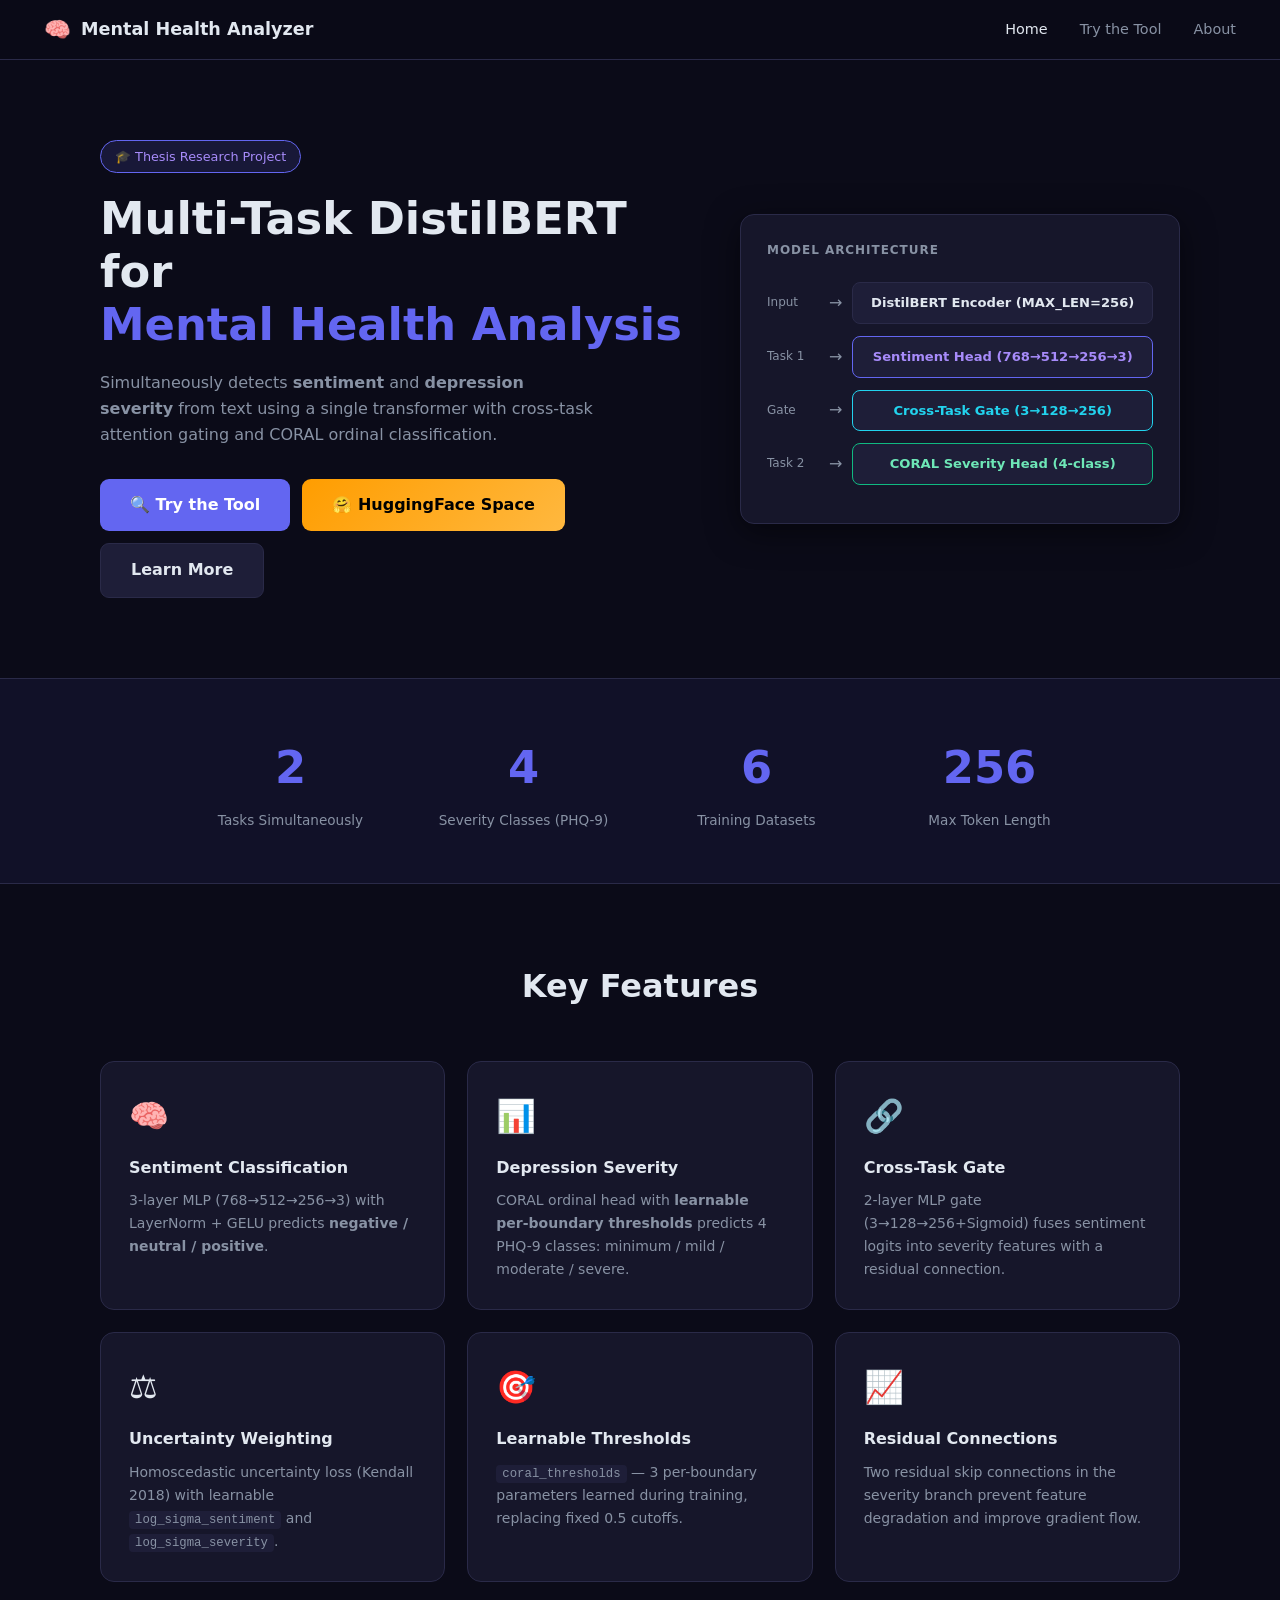
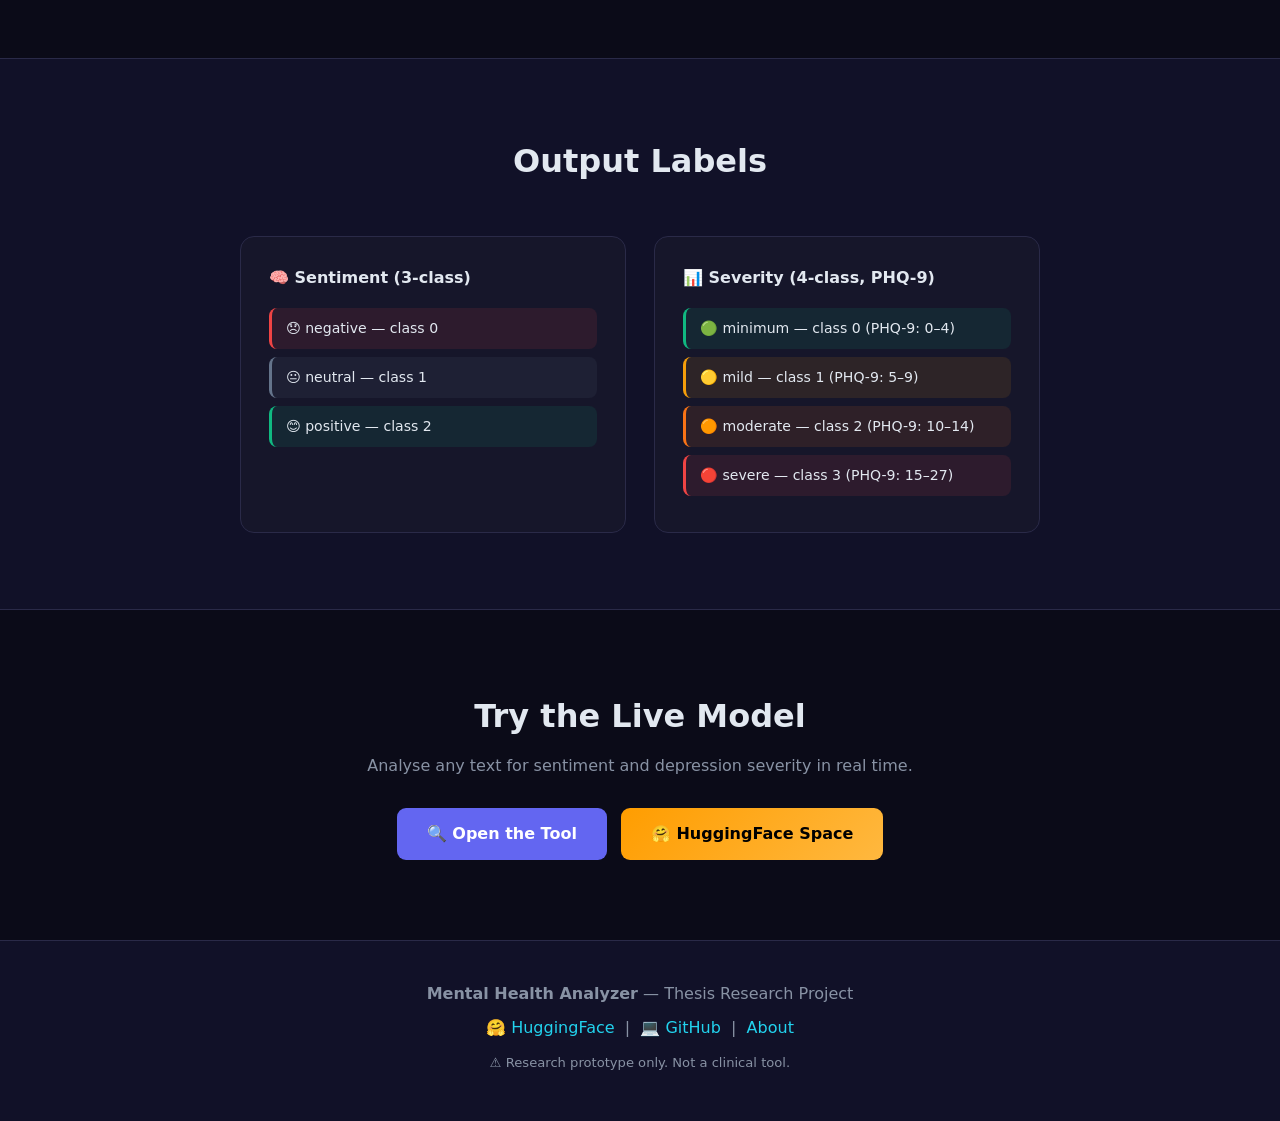
<file: index.html>
<!DOCTYPE html>
<html lang="en">
<head>
    <meta charset="UTF-8">
    <meta name="viewport" content="width=device-width, initial-scale=1.0">
    <title>Mental Health Analyzer — Home</title>
    <link rel="stylesheet" href="css/style.css">
</head>
<body>

<nav class="navbar">
    <a href="index.html" class="navbar-brand">
        <span class="brand-icon">🧠</span>
        <span class="brand-text">Mental Health Analyzer</span>
    </a>
    <ul class="nav-links" id="navLinks">
        <li><a href="index.html" class="active">Home</a></li>
        <li><a href="tool.html">Try the Tool</a></li>
        <li><a href="about.html">About</a></li>
    </ul>
    <button class="nav-toggle" onclick="toggleNav()">☰</button>
</nav>

<!-- HERO -->
<section class="hero">
    <div class="hero-content">
        <div class="hero-badge">🎓 Thesis Research Project</div>
        <h1 class="hero-title">
            Multi-Task DistilBERT for<br>
            <span class="highlight">Mental Health Analysis</span>
        </h1>
        <p class="hero-sub">
            Simultaneously detects <strong>sentiment</strong> and
            <strong>depression severity</strong> from text using a single
            transformer with cross-task attention gating and CORAL ordinal classification.
        </p>
        <div class="hero-btns">
            <a href="tool.html" class="btn btn-primary btn-lg">🔍 Try the Tool</a>
            <a href="https://huggingface.co/spaces/AnkitSheoran/mental-health-analyzer"
               target="_blank" class="btn btn-hf btn-lg">🤗 HuggingFace Space</a>
            <a href="about.html" class="btn btn-secondary btn-lg">Learn More</a>
        </div>
    </div>
    <div class="hero-visual">
        <div class="model-card">
            <div class="model-card-hdr">Model Architecture</div>
            <div class="arch-row">
                <span class="arch-lbl">Input</span>
                <span class="arch-arr">→</span>
                <span class="arch-box">DistilBERT Encoder (MAX_LEN=256)</span>
            </div>
            <div class="arch-row">
                <span class="arch-lbl">Task 1</span>
                <span class="arch-arr">→</span>
                <span class="arch-box box-sent">Sentiment Head (768→512→256→3)</span>
            </div>
            <div class="arch-row">
                <span class="arch-lbl">Gate</span>
                <span class="arch-arr">→</span>
                <span class="arch-box box-gate">Cross-Task Gate (3→128→256)</span>
            </div>
            <div class="arch-row">
                <span class="arch-lbl">Task 2</span>
                <span class="arch-arr">→</span>
                <span class="arch-box box-sev">CORAL Severity Head (4-class)</span>
            </div>
        </div>
    </div>
</section>

<!-- STATS -->
<section class="stats-section">
    <div class="stats-grid">
        <div class="stat-card">
            <div class="stat-number">2</div>
            <div class="stat-label">Tasks Simultaneously</div>
        </div>
        <div class="stat-card">
            <div class="stat-number">4</div>
            <div class="stat-label">Severity Classes (PHQ-9)</div>
        </div>
        <div class="stat-card">
            <div class="stat-number">6</div>
            <div class="stat-label">Training Datasets</div>
        </div>
        <div class="stat-card">
            <div class="stat-number">256</div>
            <div class="stat-label">Max Token Length</div>
        </div>
    </div>
</section>

<!-- FEATURES -->
<section class="features-section">
    <h2 class="section-title">Key Features</h2>
    <div class="features-grid">
        <div class="feature-card">
            <div class="fi">🧠</div>
            <h3>Sentiment Classification</h3>
            <p>3-layer MLP (768→512→256→3) with LayerNorm + GELU predicts
            <strong>negative / neutral / positive</strong>.</p>
        </div>
        <div class="feature-card">
            <div class="fi">📊</div>
            <h3>Depression Severity</h3>
            <p>CORAL ordinal head with <strong>learnable per-boundary thresholds</strong>
            predicts 4 PHQ-9 classes: minimum / mild / moderate / severe.</p>
        </div>
        <div class="feature-card">
            <div class="fi">🔗</div>
            <h3>Cross-Task Gate</h3>
            <p>2-layer MLP gate (3→128→256+Sigmoid) fuses sentiment logits
            into severity features with a residual connection.</p>
        </div>
        <div class="feature-card">
            <div class="fi">⚖️</div>
            <h3>Uncertainty Weighting</h3>
            <p>Homoscedastic uncertainty loss (Kendall 2018) with learnable
            <code>log_sigma_sentiment</code> and <code>log_sigma_severity</code>.</p>
        </div>
        <div class="feature-card">
            <div class="fi">🎯</div>
            <h3>Learnable Thresholds</h3>
            <p><code>coral_thresholds</code> — 3 per-boundary parameters learned
            during training, replacing fixed 0.5 cutoffs.</p>
        </div>
        <div class="feature-card">
            <div class="fi">📈</div>
            <h3>Residual Connections</h3>
            <p>Two residual skip connections in the severity branch prevent
            feature degradation and improve gradient flow.</p>
        </div>
    </div>
</section>

<!-- LABELS -->
<section class="labels-section">
    <h2 class="section-title">Output Labels</h2>
    <div class="labels-grid">
        <div class="labels-card">
            <h3>🧠 Sentiment (3-class)</h3>
            <div class="label-item negative">😞 negative — class 0</div>
            <div class="label-item neutral">😐 neutral — class 1</div>
            <div class="label-item positive">😊 positive — class 2</div>
        </div>
        <div class="labels-card">
            <h3>📊 Severity (4-class, PHQ-9)</h3>
            <div class="label-item minimum">🟢 minimum — class 0 (PHQ-9: 0–4)</div>
            <div class="label-item mild">🟡 mild — class 1 (PHQ-9: 5–9)</div>
            <div class="label-item moderate">🟠 moderate — class 2 (PHQ-9: 10–14)</div>
            <div class="label-item severe">🔴 severe — class 3 (PHQ-9: 15–27)</div>
        </div>
    </div>
</section>

<!-- CTA -->
<section class="cta-section">
    <h2>Try the Live Model</h2>
    <p>Analyse any text for sentiment and depression severity in real time.</p>
    <div class="cta-btns">
        <a href="tool.html" class="btn btn-primary btn-lg">🔍 Open the Tool</a>
        <a href="https://huggingface.co/spaces/AnkitSheoran/mental-health-analyzer"
           target="_blank" class="btn btn-hf btn-lg">🤗 HuggingFace Space</a>
    </div>
</section>

<footer class="footer">
    <div class="footer-content">
        <p><strong>Mental Health Analyzer</strong> — Thesis Research Project</p>
        <p>
            <a href="https://huggingface.co/spaces/AnkitSheoran/mental-health-analyzer" target="_blank">🤗 HuggingFace</a>
            &nbsp;|&nbsp;
            <a href="https://github.com/ankitsheoran100/mental-health-website" target="_blank">💻 GitHub</a>
            &nbsp;|&nbsp;
            <a href="about.html">About</a>
        </p>
        <p class="disclaimer">⚠️ Research prototype only. Not a clinical tool.</p>
    </div>
</footer>

<script src="js/main.js"></script>
</body>
</html>
</file>
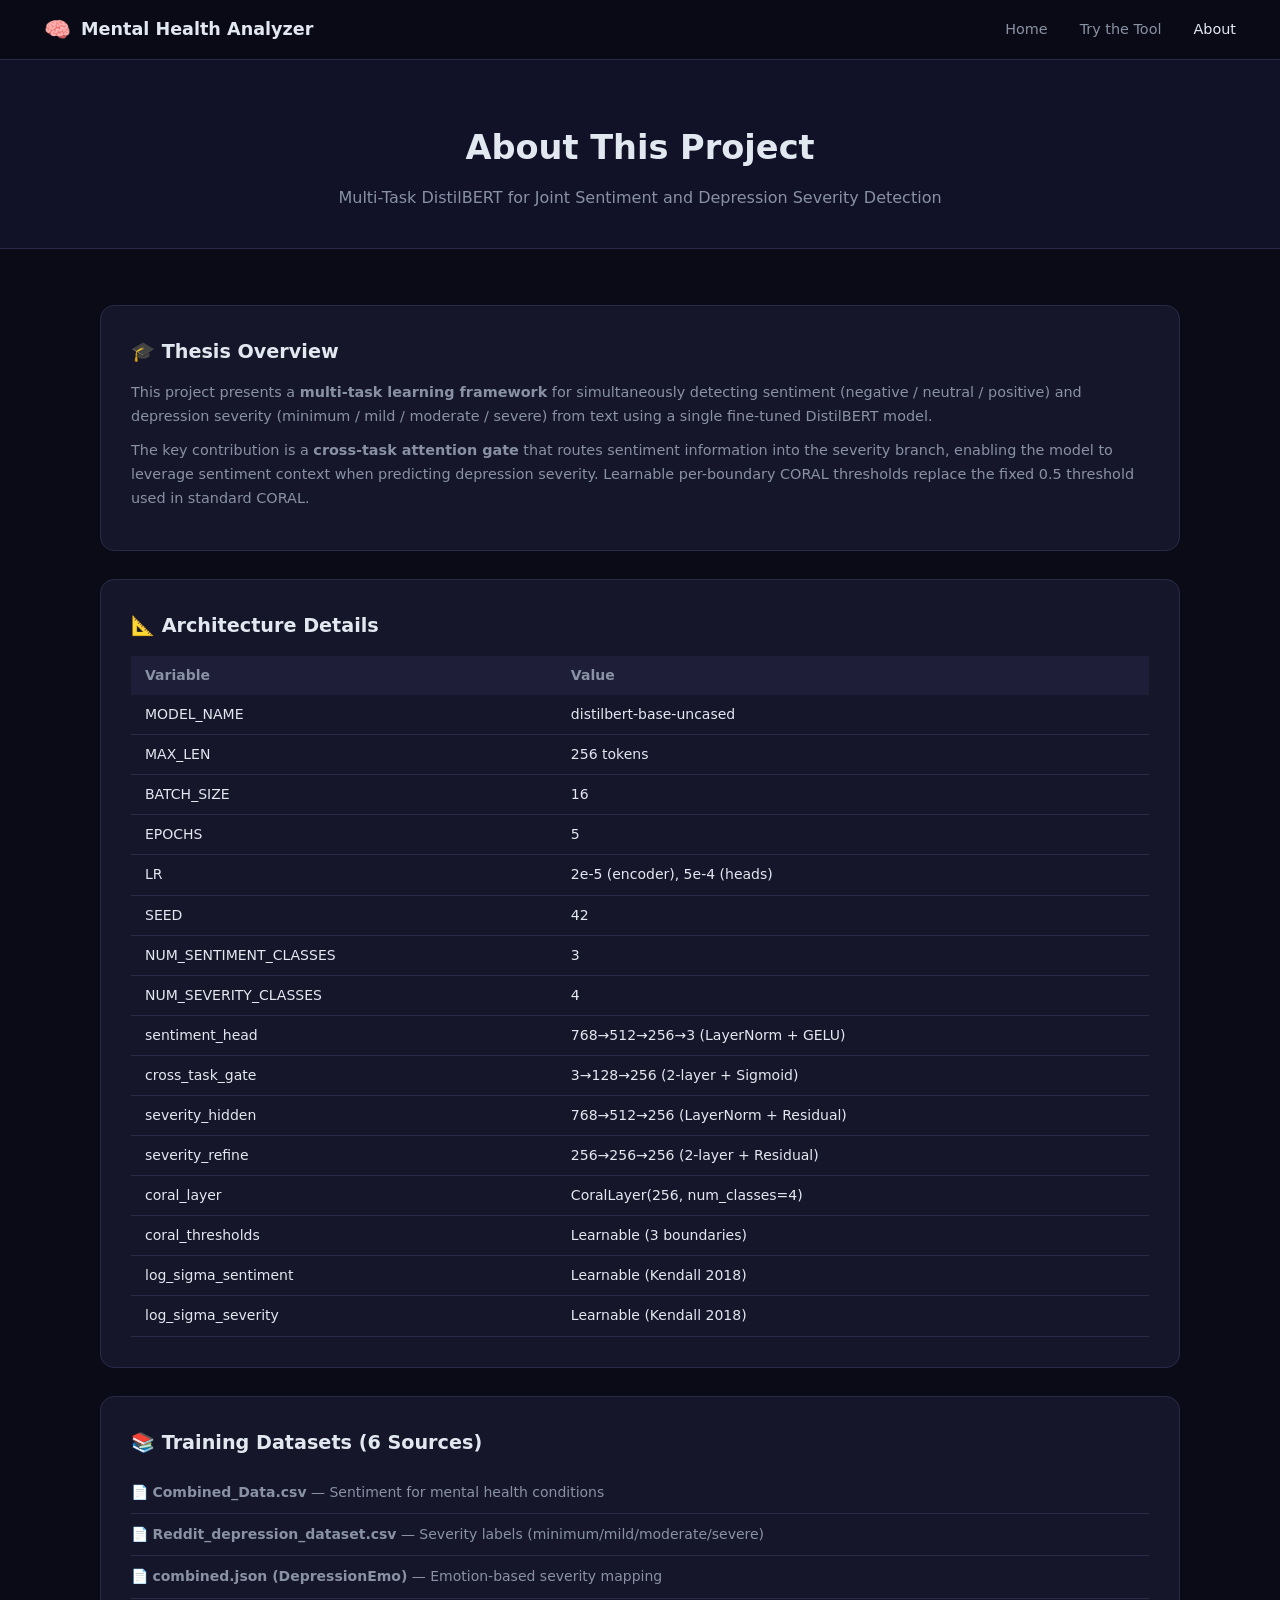
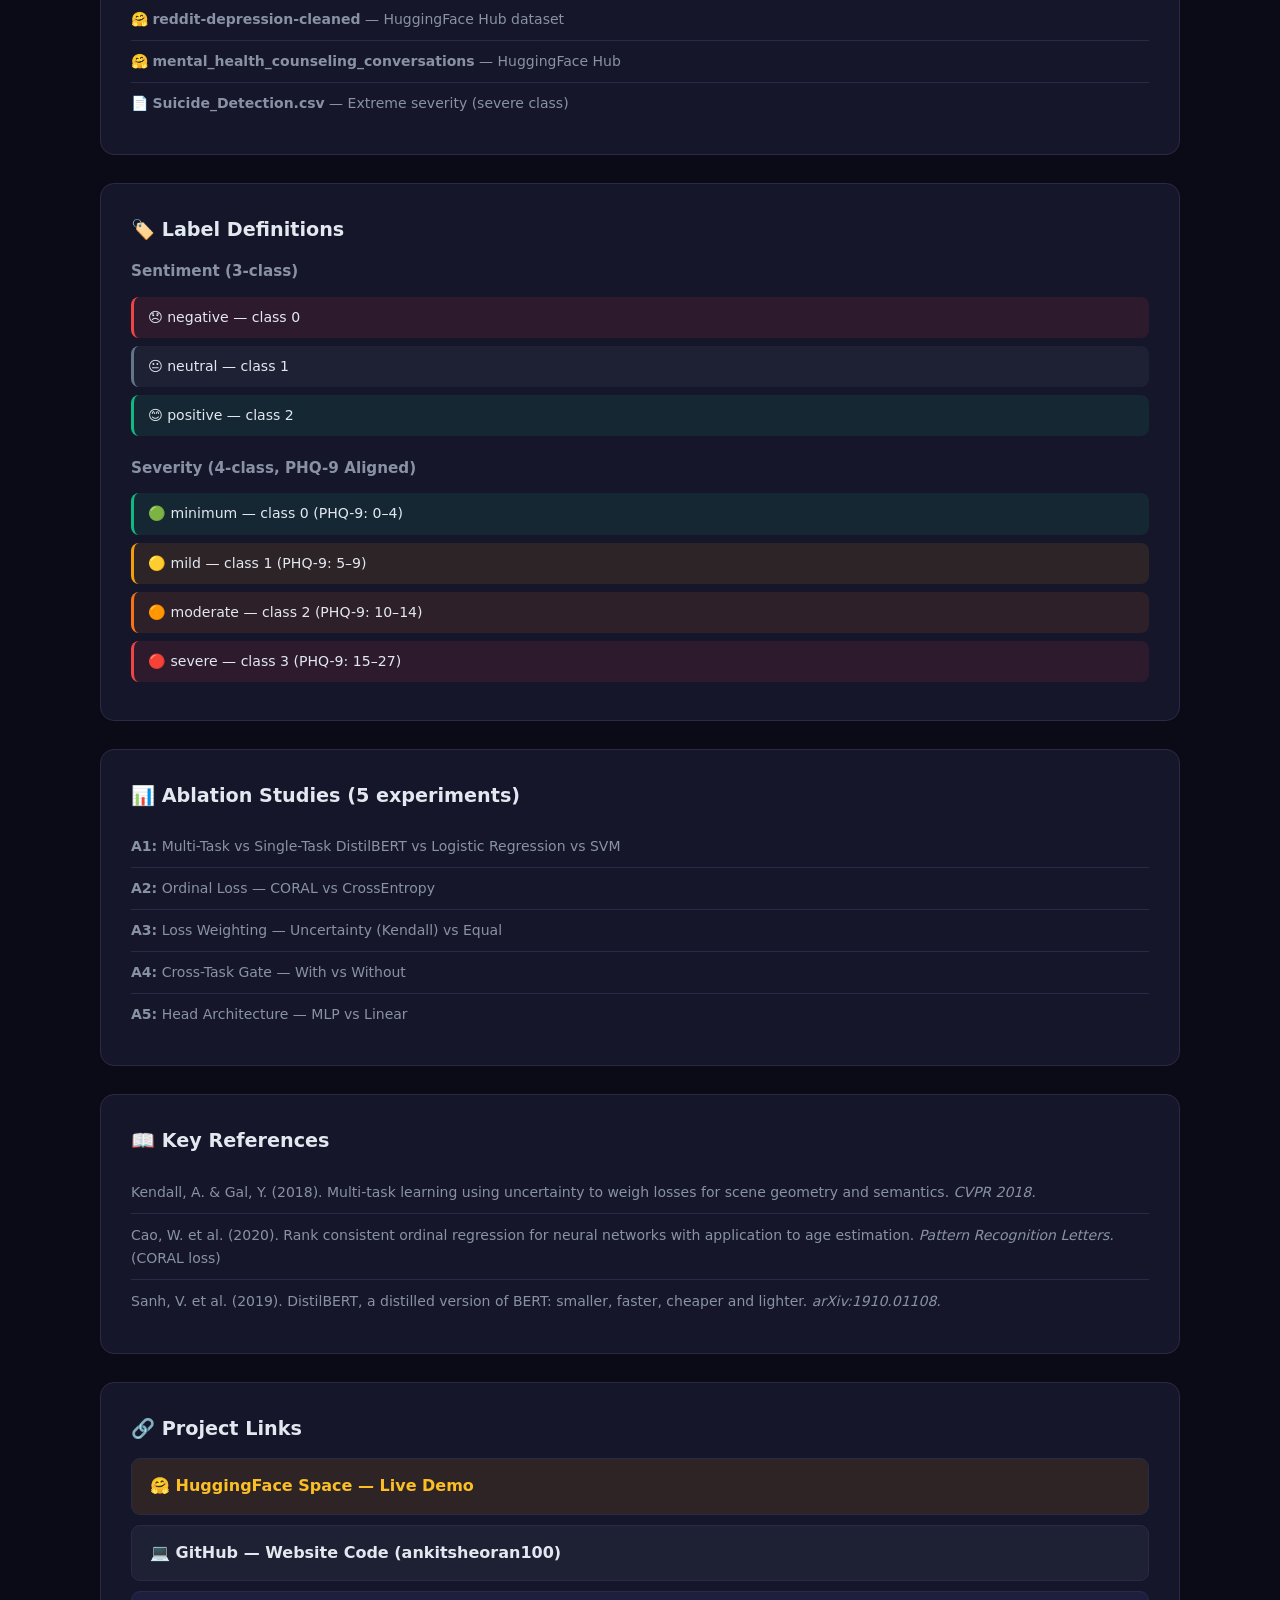
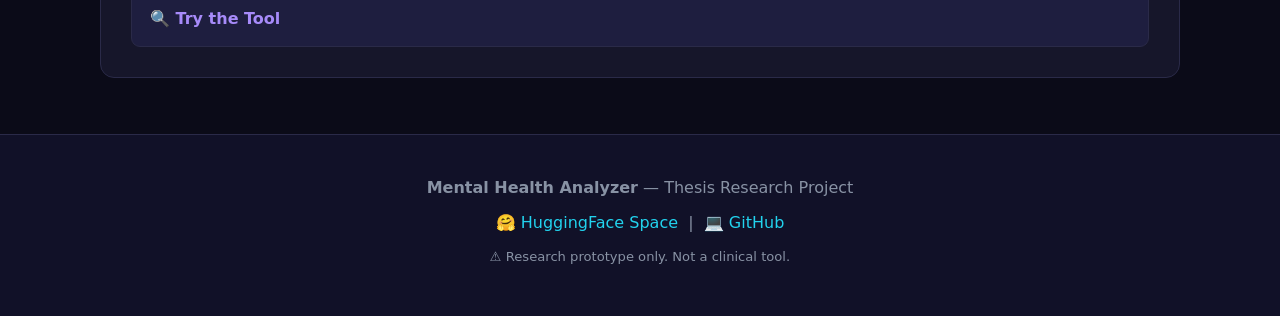
<file: about.html>
<!DOCTYPE html>
<html lang="en">
<head>
    <meta charset="UTF-8">
    <meta name="viewport" content="width=device-width, initial-scale=1.0">
    <title>Mental Health Analyzer — About</title>
    <link rel="stylesheet" href="css/style.css">
</head>
<body>

<!-- ── NAVBAR ──────────────────────────────────────────────────── -->
<nav class="navbar">
    <a href="index.html" class="navbar-brand">
        <span class="brand-icon">🧠</span>
        <span class="brand-text">Mental Health Analyzer</span>
    </a>
    <ul class="nav-links" id="navLinks">
        <li><a href="index.html">Home</a></li>
        <li><a href="tool.html">Try the Tool</a></li>
        <li><a href="about.html" class="active">About</a></li>
    </ul>
    <button class="nav-toggle" onclick="toggleNav()">☰</button>
</nav>

<!-- ── PAGE HEADER ─────────────────────────────────────────────── -->
<section class="page-header">
    <h1>About This Project</h1>
    <p>Multi-Task DistilBERT for Joint Sentiment and Depression Severity Detection</p>
</section>

<!-- ── ABOUT CONTENT ────────────────────────────────────────────── -->
<section class="about-section">
    <div class="about-grid">

        <div class="about-card">
            <h2>🎓 Thesis Overview</h2>
            <p>
                This project presents a <strong>multi-task learning framework</strong>
                for simultaneously detecting sentiment (negative / neutral / positive)
                and depression severity (minimum / mild / moderate / severe)
                from text using a single fine-tuned DistilBERT model.
            </p>
            <p>
                The key contribution is a <strong>cross-task attention gate</strong>
                that routes sentiment information into the severity branch,
                enabling the model to leverage sentiment context when predicting
                depression severity. Learnable per-boundary CORAL thresholds
                replace the fixed 0.5 threshold used in standard CORAL.
            </p>
        </div>

        <div class="about-card">
            <h2>📐 Architecture Details</h2>
            <table class="arch-table">
                <tr><th>Variable</th><th>Value</th></tr>
                <tr><td>MODEL_NAME</td><td>distilbert-base-uncased</td></tr>
                <tr><td>MAX_LEN</td><td>256 tokens</td></tr>
                <tr><td>BATCH_SIZE</td><td>16</td></tr>
                <tr><td>EPOCHS</td><td>5</td></tr>
                <tr><td>LR</td><td>2e-5 (encoder), 5e-4 (heads)</td></tr>
                <tr><td>SEED</td><td>42</td></tr>
                <tr><td>NUM_SENTIMENT_CLASSES</td><td>3</td></tr>
                <tr><td>NUM_SEVERITY_CLASSES</td><td>4</td></tr>
                <tr><td>sentiment_head</td><td>768→512→256→3 (LayerNorm + GELU)</td></tr>
                <tr><td>cross_task_gate</td><td>3→128→256 (2-layer + Sigmoid)</td></tr>
                <tr><td>severity_hidden</td><td>768→512→256 (LayerNorm + Residual)</td></tr>
                <tr><td>severity_refine</td><td>256→256→256 (2-layer + Residual)</td></tr>
                <tr><td>coral_layer</td><td>CoralLayer(256, num_classes=4)</td></tr>
                <tr><td>coral_thresholds</td><td>Learnable (3 boundaries)</td></tr>
                <tr><td>log_sigma_sentiment</td><td>Learnable (Kendall 2018)</td></tr>
                <tr><td>log_sigma_severity</td><td>Learnable (Kendall 2018)</td></tr>
            </table>
        </div>

        <div class="about-card">
            <h2>📚 Training Datasets (6 Sources)</h2>
            <ul class="dataset-list">
                <li>📄 <strong>Combined_Data.csv</strong> — Sentiment for mental health conditions</li>
                <li>📄 <strong>Reddit_depression_dataset.csv</strong> — Severity labels (minimum/mild/moderate/severe)</li>
                <li>📄 <strong>combined.json (DepressionEmo)</strong> — Emotion-based severity mapping</li>
                <li>🤗 <strong>reddit-depression-cleaned</strong> — HuggingFace Hub dataset</li>
                <li>🤗 <strong>mental_health_counseling_conversations</strong> — HuggingFace Hub</li>
                <li>📄 <strong>Suicide_Detection.csv</strong> — Extreme severity (severe class)</li>
            </ul>
        </div>

        <div class="about-card">
            <h2>🏷️ Label Definitions</h2>
            <h3 style="margin-bottom:12px;">Sentiment (3-class)</h3>
            <div class="label-item negative">😞 negative — class 0</div>
            <div class="label-item neutral">😐 neutral — class 1</div>
            <div class="label-item positive">😊 positive — class 2</div>

            <h3 style="margin-top:20px;margin-bottom:12px;">Severity (4-class, PHQ-9 Aligned)</h3>
            <div class="label-item minimum">🟢 minimum — class 0 (PHQ-9: 0–4)</div>
            <div class="label-item mild">🟡 mild — class 1 (PHQ-9: 5–9)</div>
            <div class="label-item moderate">🟠 moderate — class 2 (PHQ-9: 10–14)</div>
            <div class="label-item severe">🔴 severe — class 3 (PHQ-9: 15–27)</div>
        </div>

        <div class="about-card">
            <h2>📊 Ablation Studies (5 experiments)</h2>
            <ul class="dataset-list">
                <li><strong>A1:</strong> Multi-Task vs Single-Task DistilBERT vs Logistic Regression vs SVM</li>
                <li><strong>A2:</strong> Ordinal Loss — CORAL vs CrossEntropy</li>
                <li><strong>A3:</strong> Loss Weighting — Uncertainty (Kendall) vs Equal</li>
                <li><strong>A4:</strong> Cross-Task Gate — With vs Without</li>
                <li><strong>A5:</strong> Head Architecture — MLP vs Linear</li>
            </ul>
        </div>

        <div class="about-card">
            <h2>📖 Key References</h2>
            <ul class="ref-list">
                <li>
                    Kendall, A. &amp; Gal, Y. (2018). Multi-task learning using uncertainty
                    to weigh losses for scene geometry and semantics. <em>CVPR 2018.</em>
                </li>
                <li>
                    Cao, W. et al. (2020). Rank consistent ordinal regression for neural
                    networks with application to age estimation. <em>Pattern Recognition Letters.</em>
                    (CORAL loss)
                </li>
                <li>
                    Sanh, V. et al. (2019). DistilBERT, a distilled version of BERT:
                    smaller, faster, cheaper and lighter. <em>arXiv:1910.01108.</em>
                </li>
            </ul>
        </div>

        <div class="about-card">
            <h2>🔗 Project Links</h2>
            <div class="links-list">
                <a href="https://huggingface.co/spaces/AnkitSheoran/mental-health-analyzer"
                   target="_blank" class="link-card hf-link">
                    🤗 HuggingFace Space — Live Demo
                </a>
                <a href="https://github.com/ankitsheoran100/mental-health-website"
                   target="_blank" class="link-card gh-link">
                    💻 GitHub — Website Code (ankitsheoran100)
                </a>
                <a href="tool.html" class="link-card tool-link">
                    🔍 Try the Tool
                </a>
            </div>
        </div>

    </div>
</section>

<!-- ── FOOTER ────────────────────────────────────────────────────── -->
<footer class="footer">
    <div class="footer-content">
        <p><strong>Mental Health Analyzer</strong> — Thesis Research Project</p>
        <p>
            <a href="https://huggingface.co/spaces/AnkitSheoran/mental-health-analyzer"
               target="_blank">🤗 HuggingFace Space</a>
            &nbsp;|&nbsp;
            <a href="https://github.com/ankitsheoran100/mental-health-website"
               target="_blank">💻 GitHub</a>
        </p>
        <p class="disclaimer">⚠️ Research prototype only. Not a clinical tool.</p>
    </div>
</footer>

<script src="js/main.js"></script>
</body>
</html>
</file>
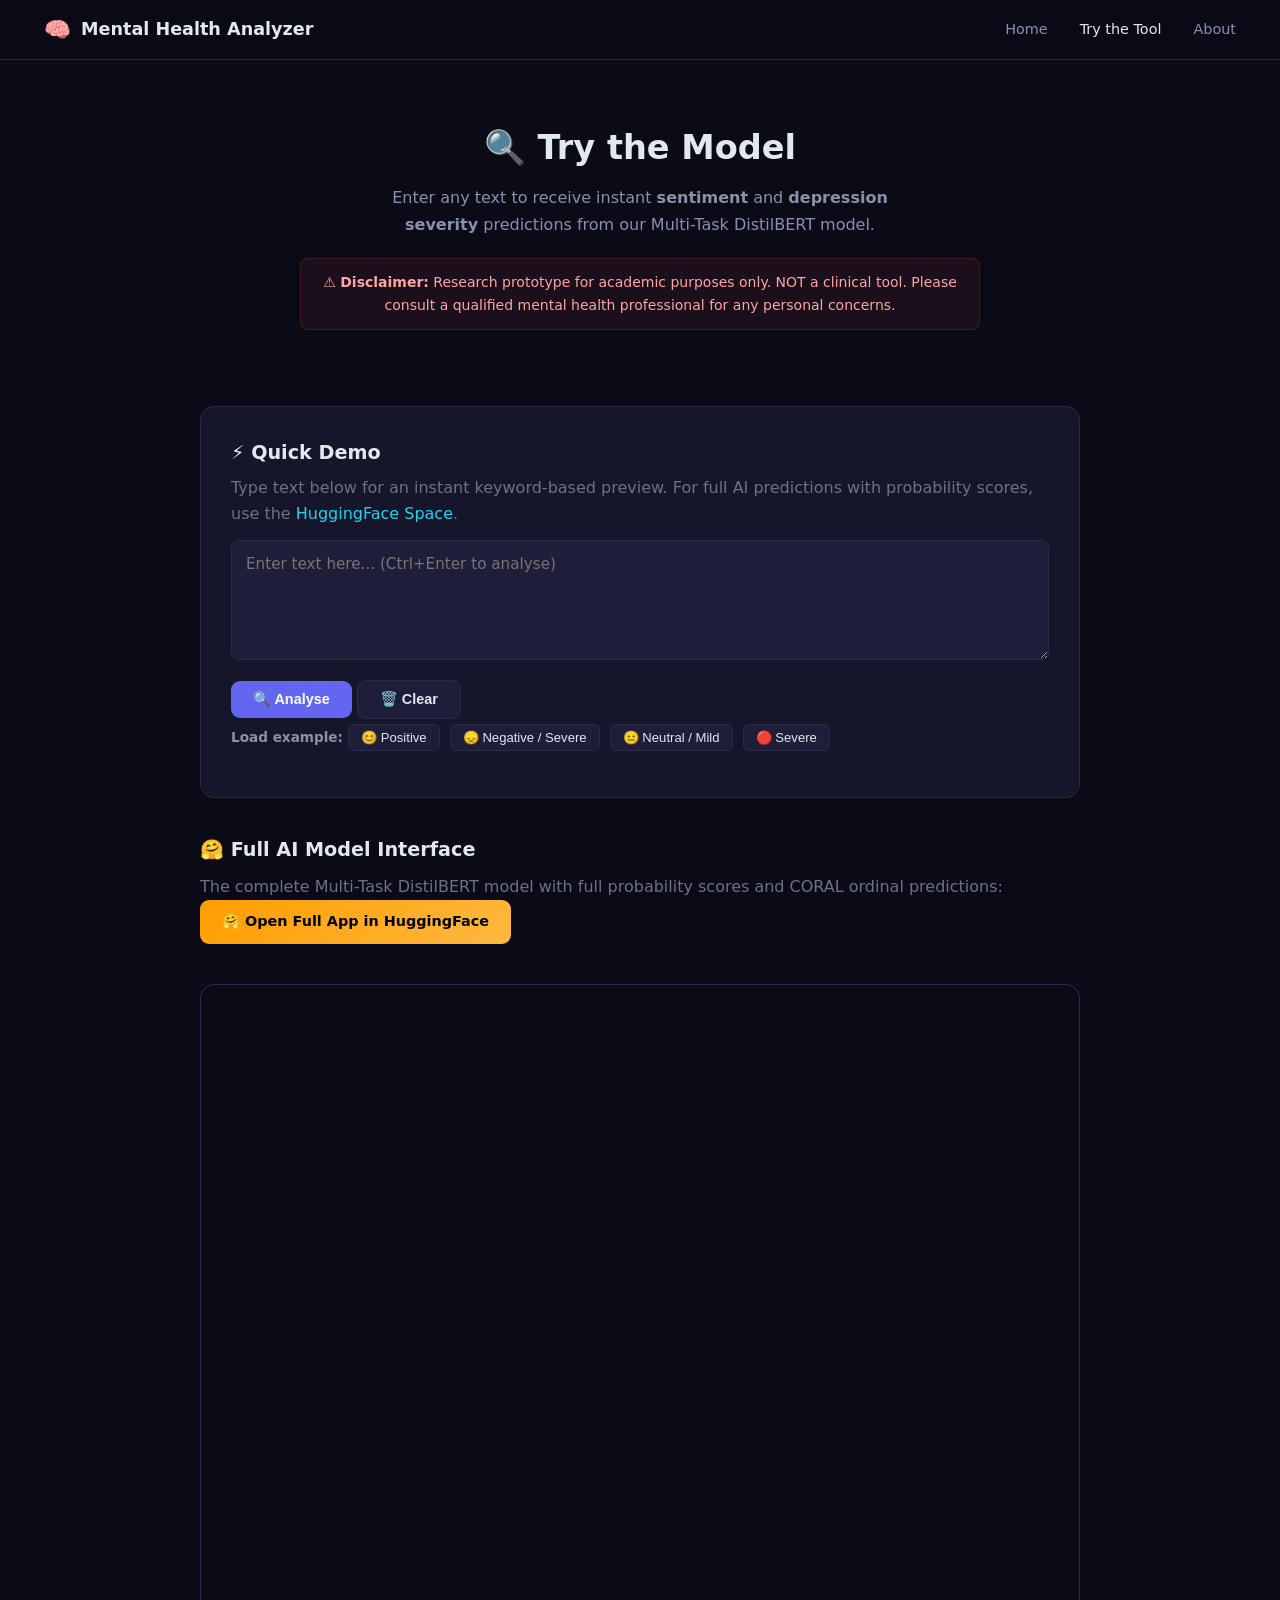
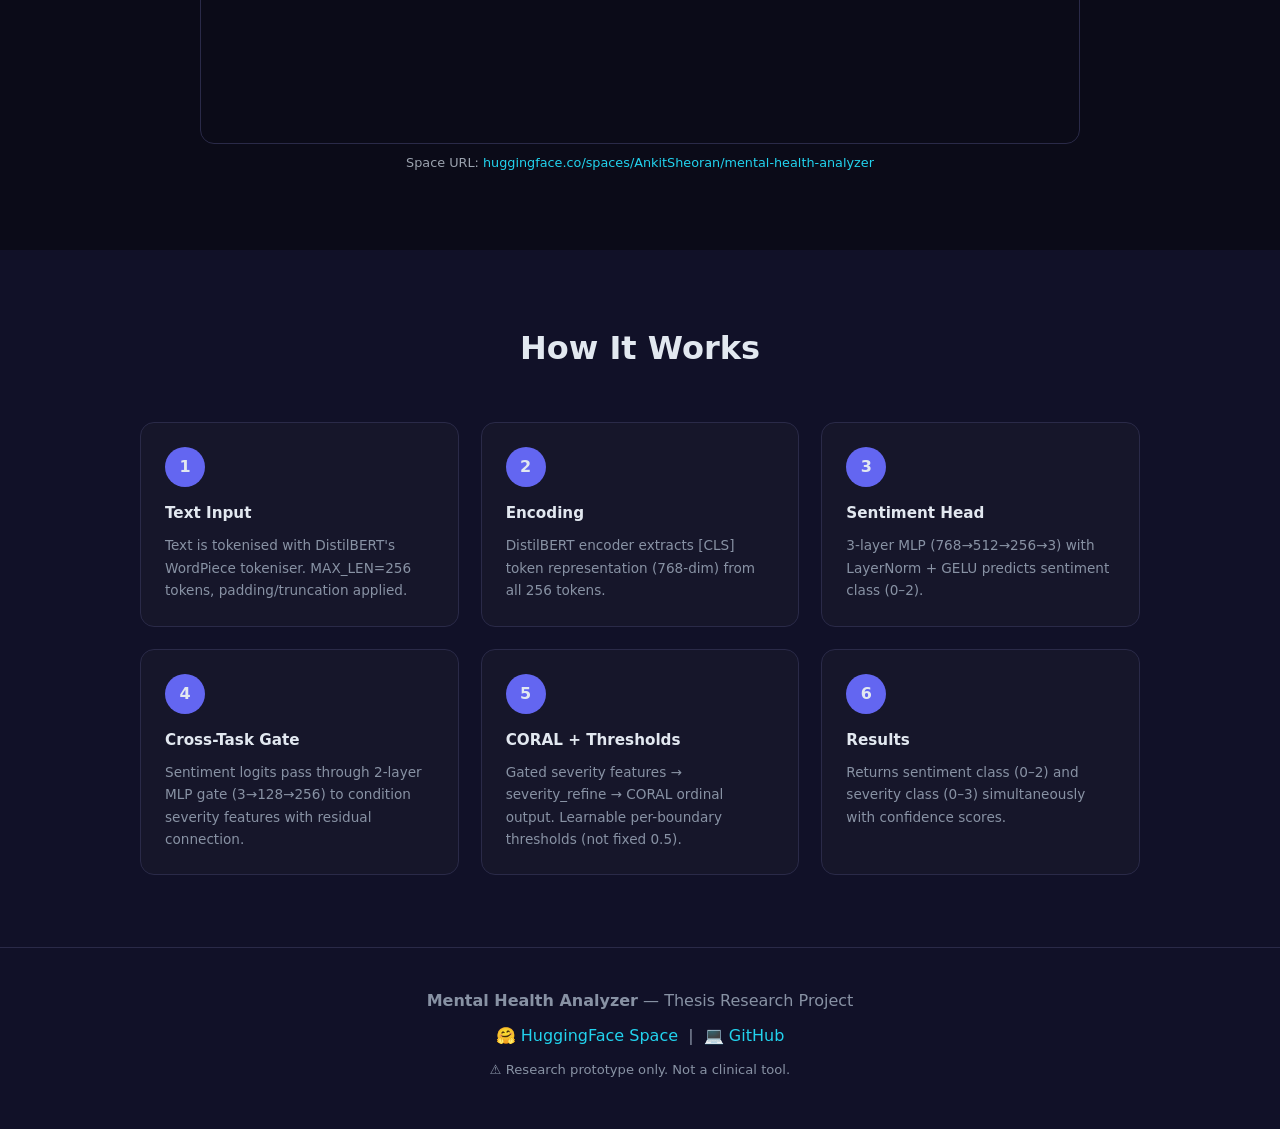
<file: tool.html>
<!DOCTYPE html>
<html lang="en">
<head>
    <meta charset="UTF-8">
    <meta name="viewport" content="width=device-width, initial-scale=1.0">
    <title>Mental Health Analyzer — Try the Tool</title>
    <link rel="stylesheet" href="css/style.css">
</head>
<body>

<!-- ── NAVBAR ──────────────────────────────────────────────────── -->
<nav class="navbar">
    <a href="index.html" class="navbar-brand">
        <span class="brand-icon">🧠</span>
        <span class="brand-text">Mental Health Analyzer</span>
    </a>
    <ul class="nav-links" id="navLinks">
        <li><a href="index.html">Home</a></li>
        <li><a href="tool.html" class="active">Try the Tool</a></li>
        <li><a href="about.html">About</a></li>
    </ul>
    <button class="nav-toggle" onclick="toggleNav()">☰</button>
</nav>

<!-- ── TOOL HEADER ──────────────────────────────────────────────── -->
<section class="tool-header">
    <h1>🔍 Try the Model</h1>
    <p>
        Enter any text to receive instant <strong>sentiment</strong> and
        <strong>depression severity</strong> predictions from our
        Multi-Task DistilBERT model.
    </p>
    <div class="disclaimer-box">
        ⚠️ <strong>Disclaimer:</strong> Research prototype for academic purposes only.
        NOT a clinical tool. Please consult a qualified mental health professional
        for any personal concerns.
    </div>
</section>

<!-- ── TOOL SECTION ──────────────────────────────────────────────── -->
<section class="tool-section">

    <!-- Quick Demo (JS keyword-based for instant results) -->
    <div class="demo-box">
        <h2>⚡ Quick Demo</h2>
        <p style="color:#6b7280;">
            Type text below for an instant keyword-based preview.
            For full AI predictions with probability scores, use the
            <a href="https://huggingface.co/spaces/AnkitSheoran/mental-health-analyzer"
               target="_blank">HuggingFace Space</a>.
        </p>

        <textarea
            id="demoInput"
            placeholder="Enter text here... (Ctrl+Enter to analyse)"
            rows="5"
        ></textarea>

        <div class="demo-buttons">
            <button class="btn btn-primary" onclick="analyseText()">🔍 Analyse</button>
            <button class="btn btn-secondary" onclick="clearDemo()">🗑️ Clear</button>
        </div>

        <div class="example-texts">
            <strong>Load example:</strong>
            <button class="example-btn" onclick="loadExample(0)">😊 Positive</button>
            <button class="example-btn" onclick="loadExample(1)">😞 Negative / Severe</button>
            <button class="example-btn" onclick="loadExample(2)">😐 Neutral / Mild</button>
            <button class="example-btn" onclick="loadExample(3)">🔴 Severe</button>
        </div>

        <div id="demoResult" class="demo-result" style="display:none;">
            <h3>Quick Preview Results</h3>
            <div class="result-grid">
                <div class="result-card">
                    <div class="result-label">🧠 Sentiment</div>
                    <div class="result-value" id="sentimentResult">—</div>
                </div>
                <div class="result-card">
                    <div class="result-label">📊 Severity</div>
                    <div class="result-value" id="severityResult">—</div>
                </div>
            </div>
            <p class="result-note">
                ℹ️ This is a keyword-based preview only. For full AI model predictions
                with CORAL probability scores, use the
                <a href="https://huggingface.co/spaces/AnkitSheoran/mental-health-analyzer"
                   target="_blank">🤗 HuggingFace Space</a>.
            </p>
        </div>
    </div>

    <!-- Full HuggingFace Space Embed -->
    <div class="hf-embed-section">
        <h2>🤗 Full AI Model Interface</h2>
        <p style="color:#6b7280;">
            The complete Multi-Task DistilBERT model with full probability scores
            and CORAL ordinal predictions:
        </p>

        <a href="https://huggingface.co/spaces/AnkitSheoran/mental-health-analyzer"
           target="_blank"
           class="btn btn-hf btn-large"
           style="display:inline-block;margin-bottom:20px;">
            🤗 Open Full App in HuggingFace
        </a>

        <!-- Embedded iframe of HuggingFace Space -->
        <div class="iframe-container" id="iframeContainer">
            <div class="iframe-loading" id="iframeLoading">
                <p>⏳ Loading HuggingFace Space... (~30 seconds first load)</p>
                <p style="font-size:0.85rem;color:#9ca3af;">
                    If it does not load,
                    <a href="https://huggingface.co/spaces/AnkitSheoran/mental-health-analyzer"
                       target="_blank">open directly in HuggingFace</a>.
                </p>
            </div>
            <iframe
                id="hfIframe"
                src="https://ankitsheoran-mental-health-analyzer.hf.space"
                frameborder="0"
                width="100%"
                height="750"
                title="Mental Health Analyzer — HuggingFace Space"
                loading="lazy"
                onload="document.getElementById('iframeLoading').style.display='none';"
                onerror="handleIframeError()"
            ></iframe>
        </div>

        <p style="font-size:0.8rem;color:#9ca3af;text-align:center;margin-top:8px;">
            Space URL:
            <a href="https://huggingface.co/spaces/AnkitSheoran/mental-health-analyzer"
               target="_blank">
                huggingface.co/spaces/AnkitSheoran/mental-health-analyzer
            </a>
        </p>
    </div>

</section>

<!-- ── HOW IT WORKS ──────────────────────────────────────────────── -->
<section class="how-section">
    <h2 class="section-title">How It Works</h2>
    <div class="steps-grid">
        <div class="step-card">
            <div class="step-num">1</div>
            <h3>Text Input</h3>
            <p>Text is tokenised with DistilBERT's WordPiece tokeniser.
            MAX_LEN=256 tokens, padding/truncation applied.</p>
        </div>
        <div class="step-card">
            <div class="step-num">2</div>
            <h3>Encoding</h3>
            <p>DistilBERT encoder extracts [CLS] token representation
            (768-dim) from all 256 tokens.</p>
        </div>
        <div class="step-card">
            <div class="step-num">3</div>
            <h3>Sentiment Head</h3>
            <p>3-layer MLP (768→512→256→3) with LayerNorm + GELU
            predicts sentiment class (0–2).</p>
        </div>
        <div class="step-card">
            <div class="step-num">4</div>
            <h3>Cross-Task Gate</h3>
            <p>Sentiment logits pass through 2-layer MLP gate (3→128→256)
            to condition severity features with residual connection.</p>
        </div>
        <div class="step-card">
            <div class="step-num">5</div>
            <h3>CORAL + Thresholds</h3>
            <p>Gated severity features → severity_refine → CORAL ordinal output.
            Learnable per-boundary thresholds (not fixed 0.5).</p>
        </div>
        <div class="step-card">
            <div class="step-num">6</div>
            <h3>Results</h3>
            <p>Returns sentiment class (0–2) and severity class (0–3)
            simultaneously with confidence scores.</p>
        </div>
    </div>
</section>

<!-- ── FOOTER ────────────────────────────────────────────────────── -->
<footer class="footer">
    <div class="footer-content">
        <p><strong>Mental Health Analyzer</strong> — Thesis Research Project</p>
        <p>
            <a href="https://huggingface.co/spaces/AnkitSheoran/mental-health-analyzer"
               target="_blank">🤗 HuggingFace Space</a>
            &nbsp;|&nbsp;
            <a href="https://github.com/ankitsheoran100/mental-health-website"
               target="_blank">💻 GitHub</a>
        </p>
        <p class="disclaimer">⚠️ Research prototype only. Not a clinical tool.</p>
    </div>
</footer>

<script src="js/main.js"></script>
<script>
function handleIframeError() {
    document.getElementById('iframeLoading').innerHTML =
        '<p>⚠️ Could not load the embedded app.</p>' +
        '<p><a href="https://huggingface.co/spaces/AnkitSheoran/mental-health-analyzer" ' +
        'target="_blank" class="btn btn-hf">🤗 Open in HuggingFace</a></p>';
}
</script>

</body>
</html>
</file>
<file: css/style.css>
/* =====================================================================
   style.css — Mental Health Analyzer
 
   ===================================================================== */

:root {
    --primary   : #6366f1;
    --primary-d : #4338ca;
    --accent    : #22d3ee;
    --success   : #10b981;
    --warn      : #f59e0b;
    --orange    : #f97316;
    --danger    : #ef4444;
    --purple    : #a78bfa;
    --bg        : #0b0b18;
    --bg2       : #111128;
    --card      : #16162a;
    --card2     : #1e1e38;
    --border    : #2a2a48;
    --text      : #e2e8f0;
    --muted     : #8892a4;
    --radius    : 14px;
    --shadow    : 0 8px 32px rgba(0,0,0,0.5);
    --font      : 'Segoe UI', system-ui, sans-serif;
}

*, *::before, *::after { box-sizing: border-box; margin: 0; padding: 0; }
html { scroll-behavior: smooth; }
body { font-family: var(--font); background: var(--bg); color: var(--text); line-height: 1.65; }
a { color: var(--accent); text-decoration: none; }
a:hover { text-decoration: underline; }
code { background: var(--card2); padding: 2px 6px; border-radius: 4px; font-size: 0.88em; }

/* ── NAVBAR ──────────────────────────────────────────────────────── */
.navbar {
    position: sticky; top: 0; z-index: 200;
    display: flex; align-items: center; justify-content: space-between;
    padding: 0 44px; height: 60px;
    background: rgba(11,11,24,0.97);
    backdrop-filter: blur(12px);
    border-bottom: 1px solid var(--border);
}
.navbar-brand {
    display: flex; align-items: center; gap: 10px;
    font-size: 1.1rem; font-weight: 700; color: var(--text);
}
.brand-icon { font-size: 1.35rem; }
.nav-links  { display: flex; list-style: none; gap: 32px; }
.nav-links a {
    color: var(--muted); font-size: 0.9rem; font-weight: 500;
    transition: color 0.2s;
}
.nav-links a:hover,
.nav-links a.active { color: var(--text); text-decoration: none; }
.nav-toggle { display: none; background: none; border: none; color: var(--text); font-size: 1.4rem; cursor: pointer; }
.nav-links.open {
    display: flex; flex-direction: column;
    position: absolute; top: 60px; left: 0; right: 0;
    background: var(--card); border-bottom: 1px solid var(--border);
    padding: 20px 44px; gap: 18px; z-index: 199;
}

/* ── BUTTONS ─────────────────────────────────────────────────────── */
.btn {
    display: inline-flex; align-items: center; gap: 8px;
    padding: 10px 22px; border-radius: 9px;
    font-weight: 600; font-size: 0.9rem;
    border: none; cursor: pointer;
    text-decoration: none; transition: all 0.2s;
}
.btn-primary   { background: var(--primary); color: #fff; }
.btn-primary:hover   { background: var(--primary-d); color: #fff; text-decoration: none; }
.btn-secondary { background: var(--card2); color: var(--text); border: 1px solid var(--border); }
.btn-secondary:hover { background: var(--border); color: var(--text); text-decoration: none; }
.btn-hf   { background: linear-gradient(135deg,#ff9d00,#ffb83f); color: #000; font-weight: 700; }
.btn-hf:hover { opacity: 0.9; color: #000; text-decoration: none; }
.btn-lg   { padding: 13px 30px; font-size: 1rem; }

/* ── HERO ────────────────────────────────────────────────────────── */
.hero {
    display: flex; align-items: center;
    justify-content: space-between; gap: 48px;
    padding: 80px 60px; max-width: 1200px; margin: 0 auto;
}
.hero-content { flex: 1; }
.hero-badge {
    display: inline-block; margin-bottom: 20px;
    padding: 5px 14px; border-radius: 100px; font-size: 0.8rem;
    background: rgba(99,102,241,0.15); border: 1px solid var(--primary);
    color: var(--purple);
}
.hero-title { font-size: 2.8rem; font-weight: 800; line-height: 1.18; margin-bottom: 18px; }
.highlight  { color: var(--primary); }
.hero-sub   { font-size: 1rem; color: var(--muted); margin-bottom: 30px; max-width: 500px; }
.hero-btns  { display: flex; gap: 12px; flex-wrap: wrap; }
.hero-visual { flex: 1; max-width: 440px; }

.model-card {
    background: var(--card); border: 1px solid var(--border);
    border-radius: var(--radius); padding: 26px;
    box-shadow: var(--shadow);
}
.model-card-hdr {
    font-size: 0.75rem; font-weight: 700; text-transform: uppercase;
    letter-spacing: 0.08em; color: var(--muted); margin-bottom: 22px;
}
.arch-row { display: flex; align-items: center; gap: 10px; margin-bottom: 12px; }
.arch-lbl { width: 52px; font-size: 0.75rem; color: var(--muted); }
.arch-arr { color: var(--muted); }
.arch-box {
    flex: 1; padding: 9px 14px; border-radius: 8px;
    font-size: 0.82rem; font-weight: 600; text-align: center;
    background: var(--card2); border: 1px solid var(--border);
}
.box-sent { border-color: var(--primary); color: var(--purple); }
.box-gate { border-color: var(--accent);  color: var(--accent); }
.box-sev  { border-color: var(--success); color: #6ee7b7; }

/* ── STATS ───────────────────────────────────────────────────────── */
.stats-section {
    background: var(--bg2); padding: 52px 60px;
    border-top: 1px solid var(--border); border-bottom: 1px solid var(--border);
}
.stats-grid {
    display: grid; grid-template-columns: repeat(4,1fr);
    gap: 32px; max-width: 900px; margin: 0 auto; text-align: center;
}
.stat-number { font-size: 2.8rem; font-weight: 800; color: var(--primary); }
.stat-label  { font-size: 0.85rem; color: var(--muted); margin-top: 4px; }

/* ── FEATURES ────────────────────────────────────────────────────── */
.features-section { padding: 76px 60px; max-width: 1200px; margin: 0 auto; }
.section-title    { font-size: 2rem; font-weight: 700; text-align: center; margin-bottom: 48px; }
.features-grid    { display: grid; grid-template-columns: repeat(3,1fr); gap: 22px; }
.feature-card {
    background: var(--card); border: 1px solid var(--border);
    border-radius: var(--radius); padding: 28px; transition: border-color 0.2s;
}
.feature-card:hover { border-color: var(--primary); }
.fi   { font-size: 2rem; margin-bottom: 12px; }
.feature-card h3 { font-size: 1rem; margin-bottom: 8px; }
.feature-card p  { font-size: 0.875rem; color: var(--muted); }

/* ── LABELS ──────────────────────────────────────────────────────── */
.labels-section {
    padding: 76px 60px; background: var(--bg2);
    border-top: 1px solid var(--border); border-bottom: 1px solid var(--border);
}
.labels-grid  { display: grid; grid-template-columns: repeat(2,1fr); gap: 28px; max-width: 800px; margin: 0 auto; }
.labels-card  { background: var(--card); border: 1px solid var(--border); border-radius: var(--radius); padding: 28px; }
.labels-card h3 { margin-bottom: 16px; font-size: 1rem; }
.label-item {
    padding: 9px 14px; border-radius: 8px; margin-bottom: 8px;
    font-size: 0.88rem; font-weight: 500;
}
.negative  { background: rgba(239,68,68,0.1);   border-left: 3px solid #ef4444; }
.neutral   { background: rgba(100,116,139,0.1); border-left: 3px solid #64748b; }
.positive  { background: rgba(16,185,129,0.1);  border-left: 3px solid #10b981; }
.minimum   { background: rgba(16,185,129,0.1);  border-left: 3px solid #10b981; }
.mild      { background: rgba(245,158,11,0.1);  border-left: 3px solid #f59e0b; }
.moderate  { background: rgba(249,115,22,0.1);  border-left: 3px solid #f97316; }
.severe    { background: rgba(239,68,68,0.1);   border-left: 3px solid #ef4444; }

/* ── CTA ─────────────────────────────────────────────────────────── */
.cta-section { text-align: center; padding: 80px 60px; }
.cta-section h2 { font-size: 2rem; margin-bottom: 10px; }
.cta-section p  { color: var(--muted); margin-bottom: 28px; }
.cta-btns  { display: flex; gap: 14px; justify-content: center; flex-wrap: wrap; }

/* ── FOOTER ──────────────────────────────────────────────────────── */
.footer { background: var(--bg2); border-top: 1px solid var(--border); padding: 40px 60px; text-align: center; }
.footer-content p { margin-bottom: 8px; color: var(--muted); }
.footer-content a { color: var(--accent); }
.disclaimer { font-size: 0.82rem; margin-top: 10px; }

/* ── TOOL PAGE ───────────────────────────────────────────────────── */
.tool-header { text-align: center; padding: 60px 40px 36px; }
.tool-header h1 { font-size: 2.1rem; margin-bottom: 10px; }
.tool-header p  { color: var(--muted); max-width: 560px; margin: 0 auto 20px; }
.disclaimer-box {
    background: rgba(239,68,68,0.07); border: 1px solid rgba(239,68,68,0.2);
    border-radius: 8px; padding: 12px 20px; max-width: 680px; margin: 0 auto;
    font-size: 0.875rem; color: #fca5a5;
}
.tool-section { padding: 40px 60px; max-width: 1000px; margin: 0 auto; }

.demo-box {
    background: var(--card); border: 1px solid var(--border);
    border-radius: var(--radius); padding: 30px; margin-bottom: 36px;
}
.demo-box h2  { font-size: 1.2rem; margin-bottom: 6px; }
.demo-box textarea {
    width: 100%; background: var(--card2); border: 1px solid var(--border);
    border-radius: 8px; color: var(--text);
    padding: 14px; font-family: var(--font); font-size: 0.95rem; resize: vertical;
    margin: 12px 0; transition: border-color 0.2s;
}
.demo-box textarea:focus { outline: none; border-color: var(--primary); }
.demo-btns   { display: flex; gap: 10px; margin-bottom: 16px; }
.example-texts { margin-bottom: 16px; }
.example-texts strong { font-size: 0.85rem; color: var(--muted); }
.example-btn {
    background: var(--card2); border: 1px solid var(--border);
    border-radius: 6px; color: var(--text);
    padding: 5px 12px; cursor: pointer; font-size: 0.82rem;
    margin: 5px 5px 0 0; transition: background 0.2s;
}
.example-btn:hover { background: var(--border); }

.demo-result {
    background: var(--card2); border: 1px solid var(--border);
    border-radius: 10px; padding: 20px; margin-top: 14px;
}
.demo-result h3 { font-size: 1rem; margin-bottom: 14px; }
.result-grid    { display: grid; grid-template-columns: 1fr 1fr; gap: 14px; margin-bottom: 12px; }
.result-card    {
    background: var(--card); border: 1px solid var(--border);
    border-radius: 10px; padding: 16px; text-align: center;
}
.result-label { font-size: 0.8rem; color: var(--muted); margin-bottom: 6px; }
.result-value { font-size: 1.4rem; font-weight: 800; }
.result-note  { font-size: 0.82rem; color: var(--muted); }

.hf-embed-section { margin-bottom: 36px; }
.hf-embed-section h2 { font-size: 1.2rem; margin-bottom: 8px; }
.iframe-container {
    margin-top: 20px; border: 1px solid var(--border);
    border-radius: var(--radius); overflow: hidden; position: relative; min-height: 250px;
}
.iframe-loading {
    position: absolute; top: 50%; left: 50%; transform: translate(-50%,-50%);
    text-align: center; color: var(--muted);
}

/* ── HOW IT WORKS ────────────────────────────────────────────────── */
.how-section { padding: 72px 60px; background: var(--bg2); }
.steps-grid  { display: grid; grid-template-columns: repeat(3,1fr); gap: 22px; max-width: 1000px; margin: 0 auto; }
.step-card   { background: var(--card); border: 1px solid var(--border); border-radius: var(--radius); padding: 24px; }
.step-num    {
    width: 40px; height: 40px; background: var(--primary); border-radius: 50%;
    display: flex; align-items: center; justify-content: center;
    font-weight: 700; font-size: 1rem; margin-bottom: 14px;
}
.step-card h3 { font-size: 0.95rem; margin-bottom: 8px; }
.step-card p  { font-size: 0.85rem; color: var(--muted); }

/* ── ABOUT PAGE ──────────────────────────────────────────────────── */
.page-header {
    text-align: center; padding: 60px 40px 36px;
    background: var(--bg2); border-bottom: 1px solid var(--border);
}
.page-header h1 { font-size: 2.1rem; margin-bottom: 10px; }
.page-header p  { color: var(--muted); }
.about-section  { padding: 56px 60px; max-width: 1200px; margin: 0 auto; }
.about-grid     { display: flex; flex-direction: column; gap: 28px; }
.about-card     { background: var(--card); border: 1px solid var(--border); border-radius: var(--radius); padding: 30px; }
.about-card h2  { font-size: 1.2rem; margin-bottom: 14px; }
.about-card h3  { font-size: 0.95rem; margin-bottom: 10px; color: var(--muted); }
.about-card p   { font-size: 0.9rem; color: var(--muted); margin-bottom: 10px; }

.arch-table     { width: 100%; border-collapse: collapse; font-size: 0.875rem; }
.arch-table th  { text-align: left; padding: 8px 14px; background: var(--card2); color: var(--muted); font-weight: 600; }
.arch-table td  { padding: 8px 14px; border-bottom: 1px solid var(--border); }

.dataset-list   { list-style: none; }
.dataset-list li { padding: 9px 0; border-bottom: 1px solid var(--border); font-size: 0.875rem; color: var(--muted); }
.dataset-list li:last-child { border-bottom: none; }

.ref-list       { list-style: none; }
.ref-list li    { padding: 10px 0; border-bottom: 1px solid var(--border); font-size: 0.875rem; color: var(--muted); line-height: 1.6; }
.ref-list li:last-child { border-bottom: none; }

.links-list     { display: flex; flex-direction: column; gap: 10px; }
.link-card      { display: block; padding: 14px 18px; border-radius: 9px; font-weight: 600; border: 1px solid var(--border); transition: all 0.2s; }
.link-card:hover { text-decoration: none; border-color: var(--primary); }
.hf-link  { background: rgba(255,157,0,0.1); color: #fbbf24; }
.gh-link  { background: rgba(100,116,139,0.1); color: var(--text); }
.tool-link{ background: rgba(99,102,241,0.1); color: var(--purple); }

/* ── RESPONSIVE ──────────────────────────────────────────────────── */
@media (max-width: 768px) {
    .navbar { padding: 0 20px; }
    .nav-links { display: none; }
    .nav-toggle { display: block; }
    .nav-links.open { padding: 20px; }
    .hero { flex-direction: column; padding: 40px 20px; }
    .hero-title { font-size: 1.9rem; }
    .hero-visual { width: 100%; max-width: 100%; }
    .stats-grid    { grid-template-columns: repeat(2,1fr); }
    .features-grid { grid-template-columns: 1fr; }
    .labels-grid   { grid-template-columns: 1fr; }
    .steps-grid    { grid-template-columns: 1fr; }
    .result-grid   { grid-template-columns: 1fr; }
    .features-section,.labels-section,.cta-section,
    .about-section,.tool-section,.how-section,
    .stats-section,.footer { padding: 40px 20px; }
}
</file>
